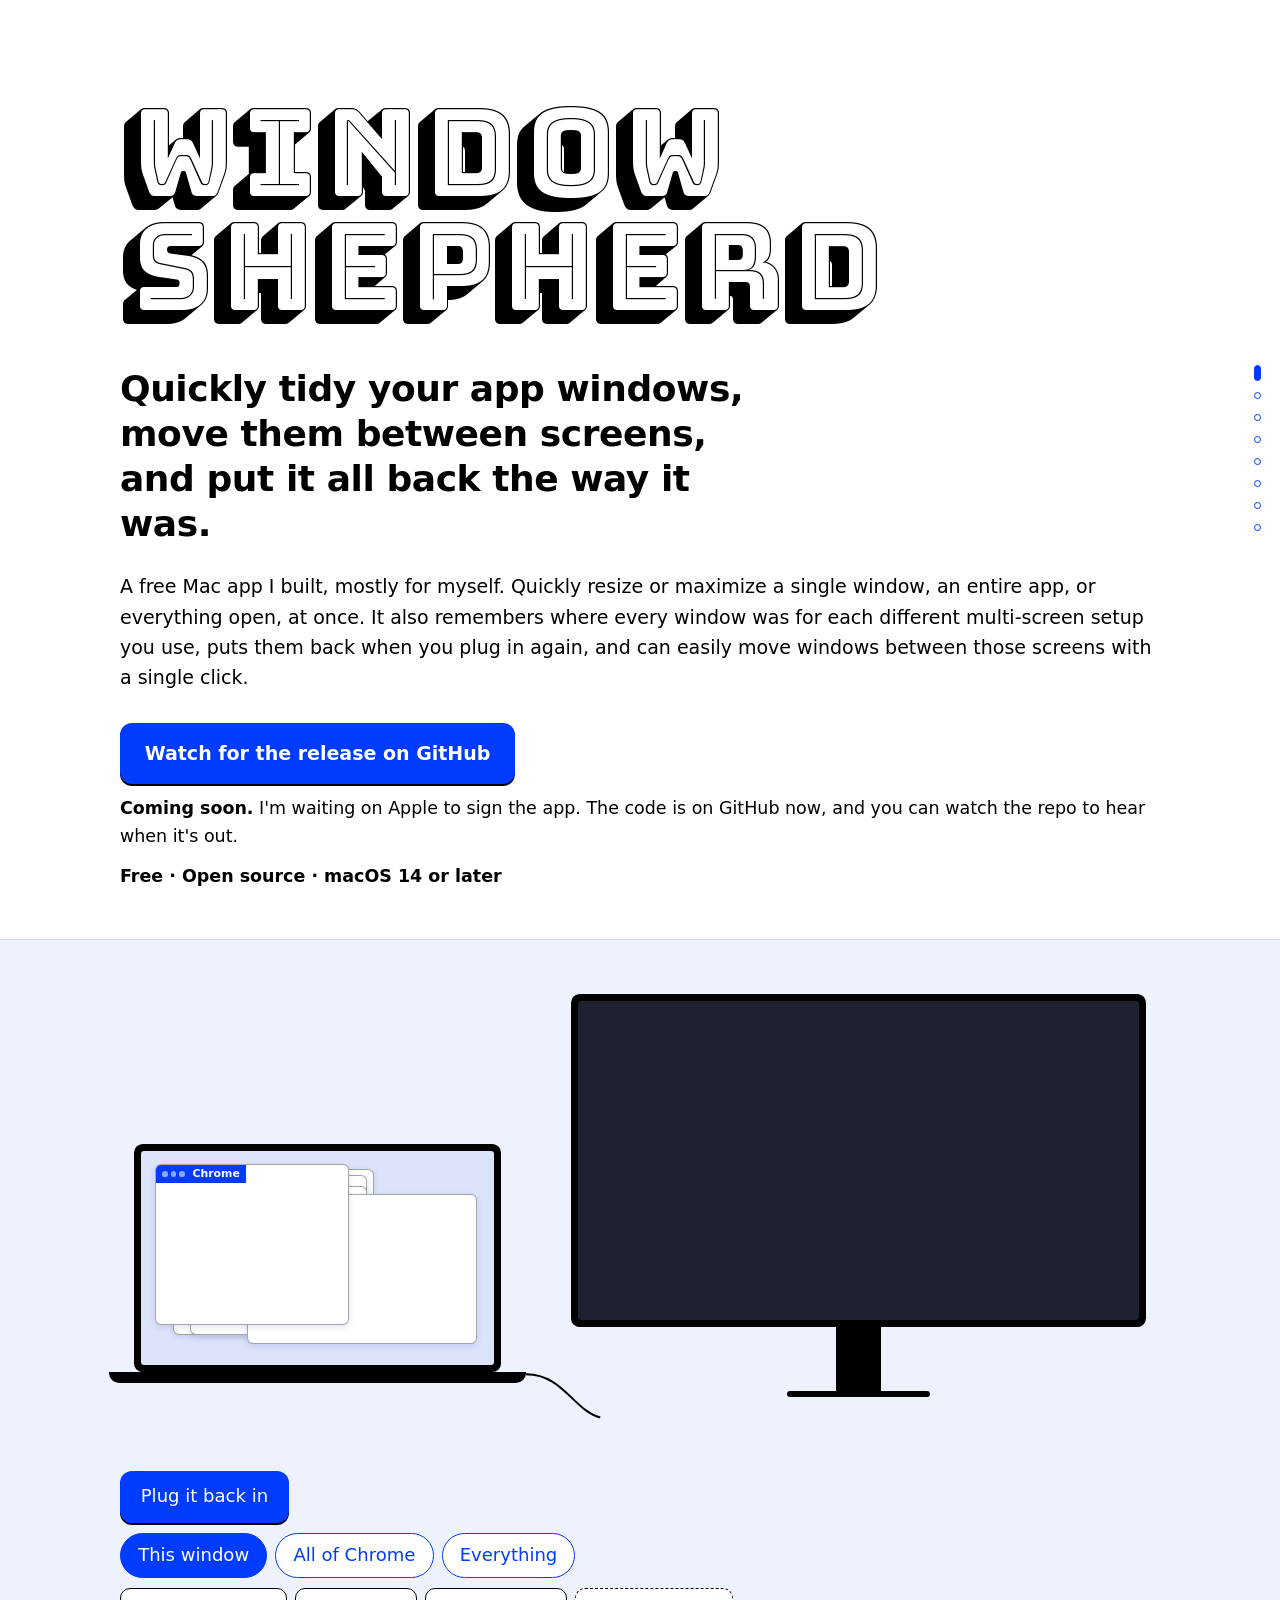
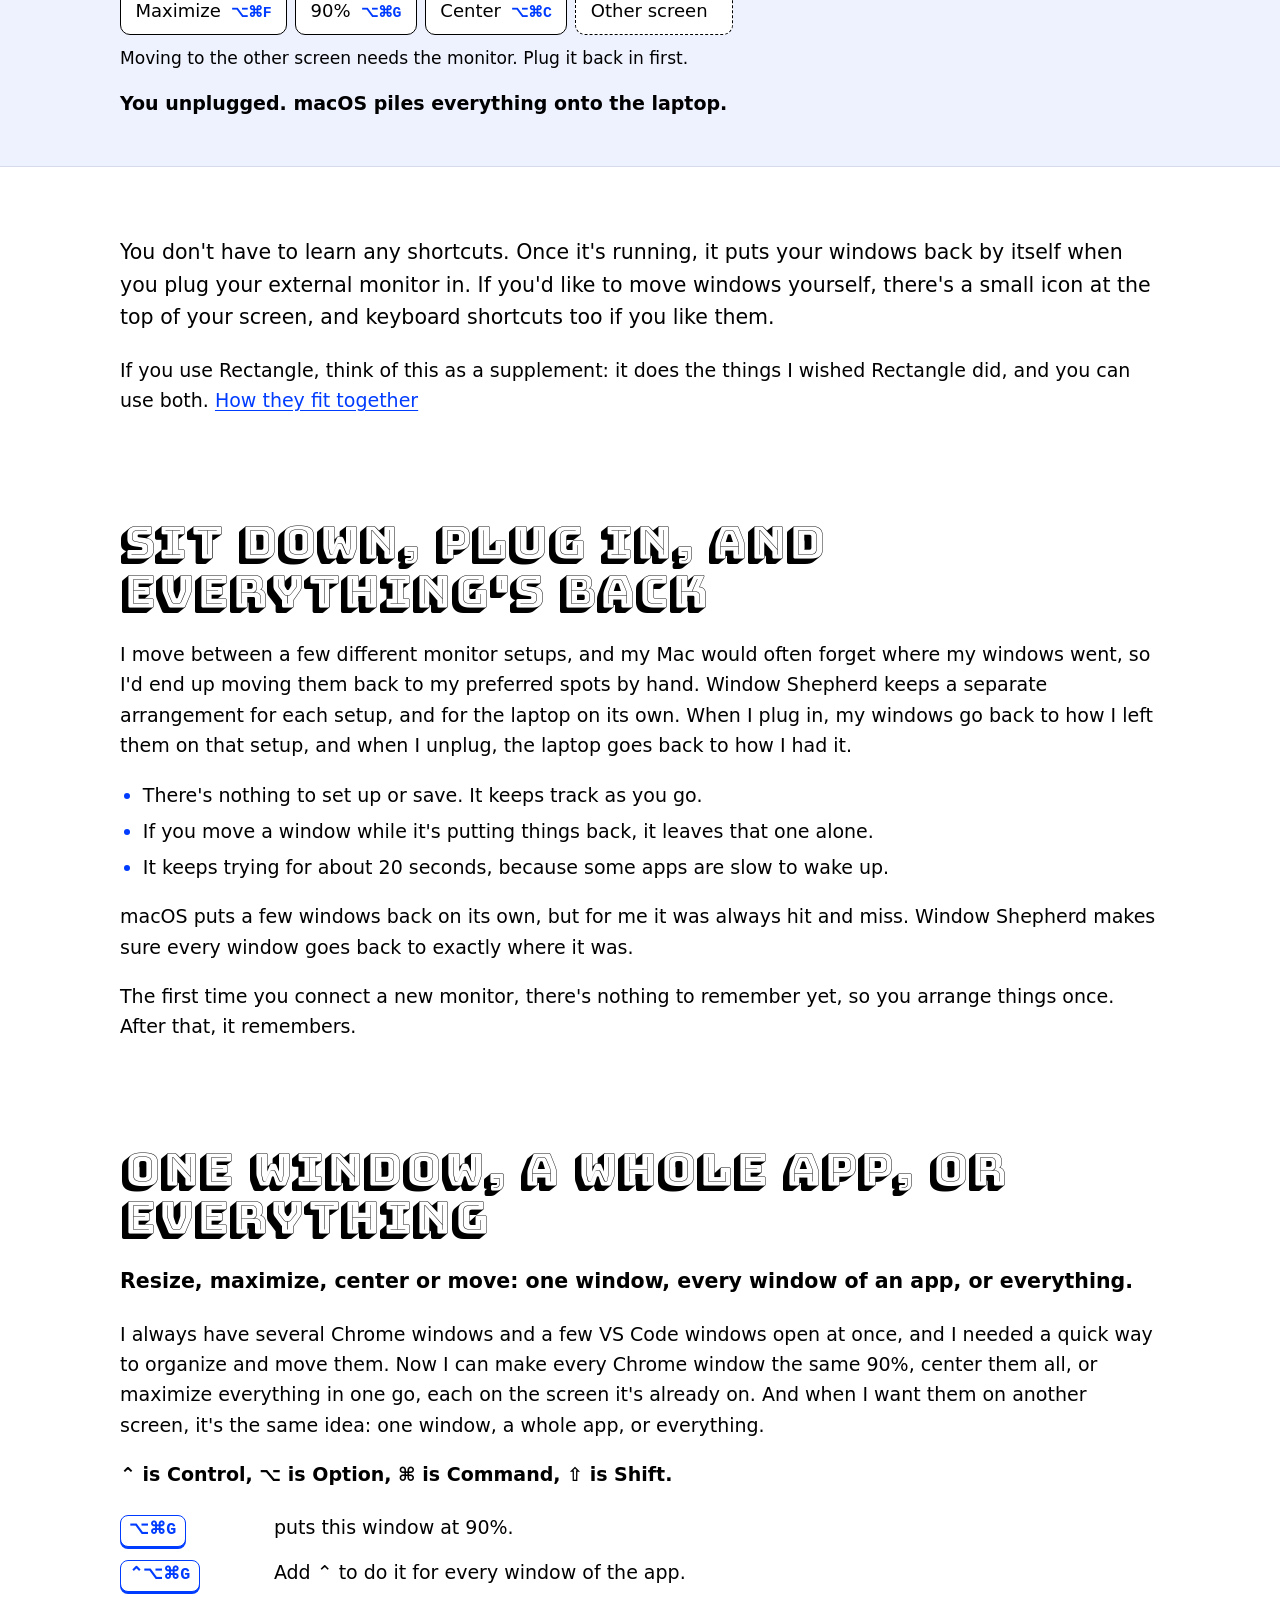
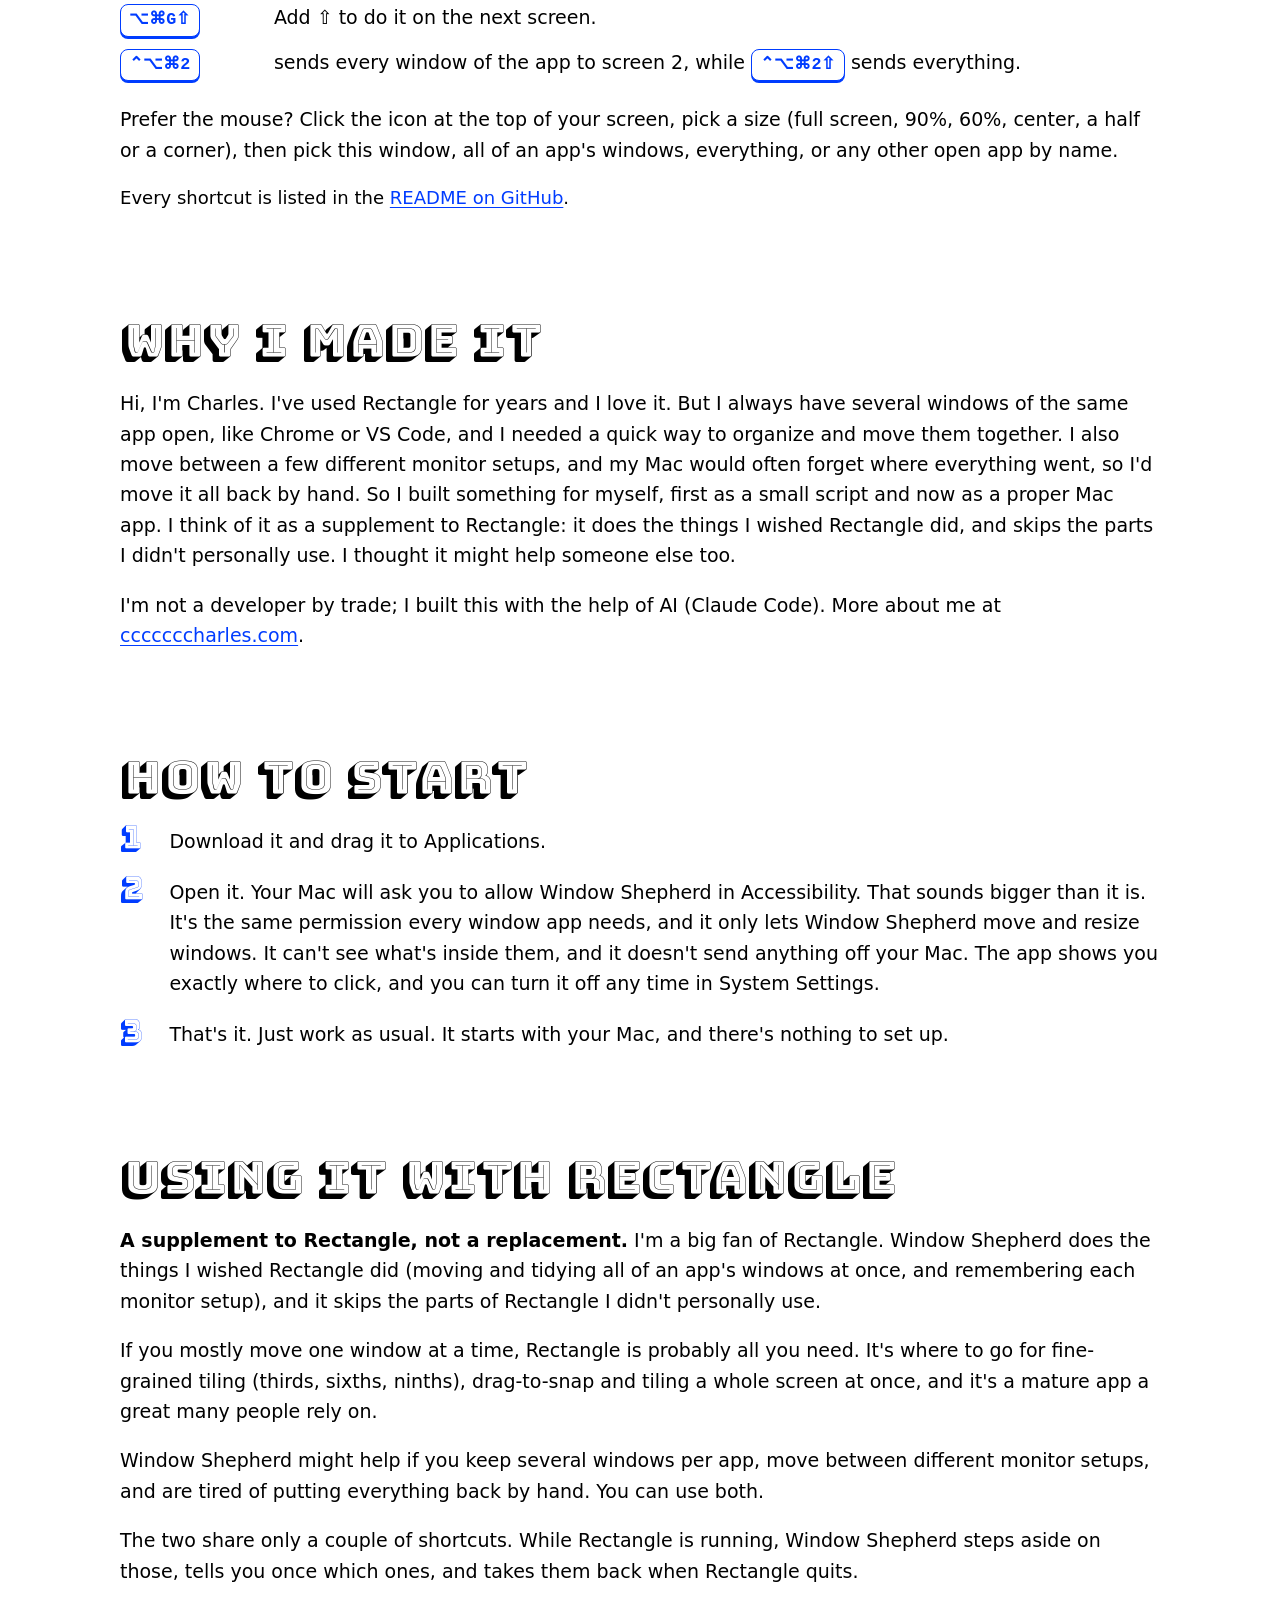
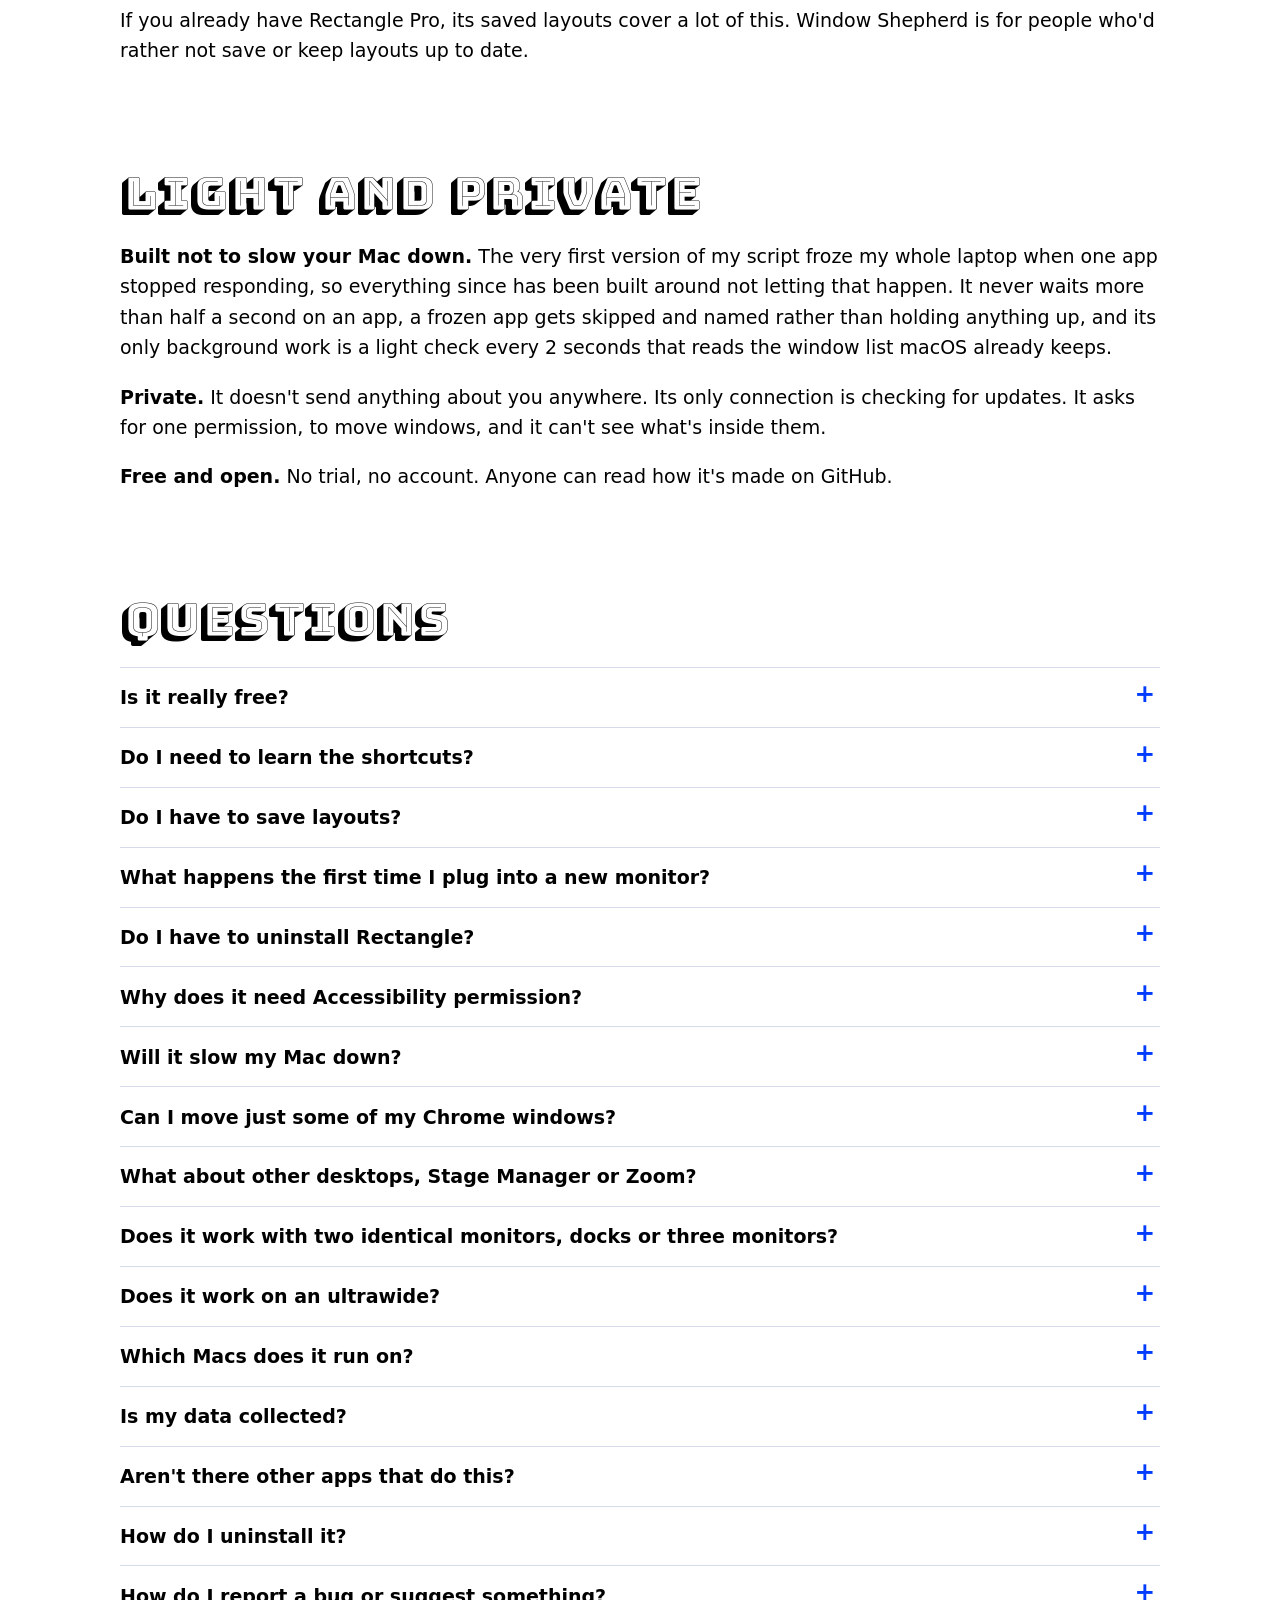
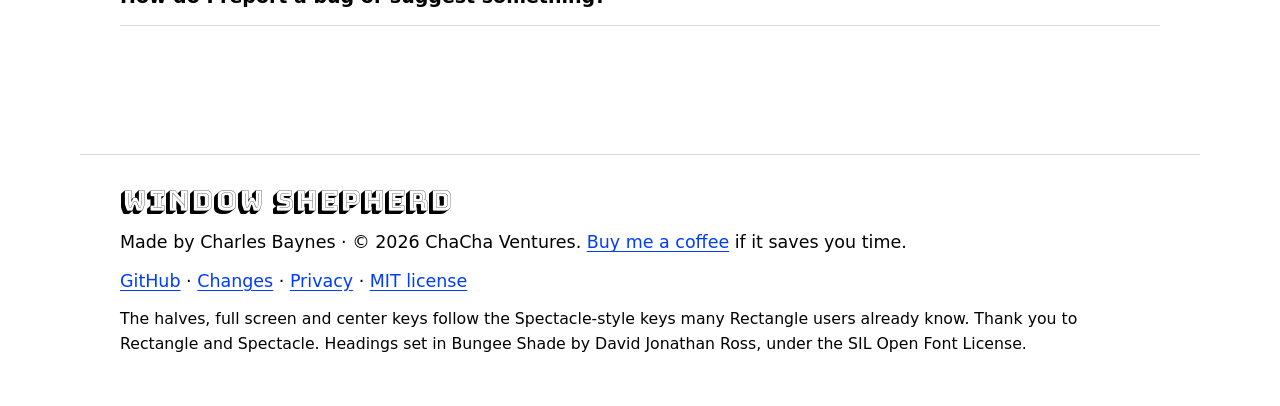
<file: site/index.html>
<!doctype html>
<html lang="en">
<head>
<meta charset="utf-8">
<meta name="viewport" content="width=device-width, initial-scale=1">
<title>Window Shepherd — put your Mac's windows back</title>
<meta name="description" content="A free Mac app. Quickly resize or maximize a single window, an entire app, or everything open, at once. It remembers where every window was for each multi-screen setup you use and puts them back when you plug in again.">
<meta name="author" content="Charles Baynes">
<link rel="canonical" href="https://windowshepherd.com/">
<link rel="icon" href="favicon.ico" sizes="16x16 32x32 48x48">
<link rel="icon" type="image/png" sizes="32x32" href="icon-32.png">
<link rel="apple-touch-icon" href="apple-touch-icon.png">
<meta property="og:type" content="website">
<meta property="og:url" content="https://windowshepherd.com/">
<meta property="og:title" content="Window Shepherd">
<meta property="og:description" content="A free Mac app: tidy your app windows, move them between screens, and put it all back the way it was when you plug in again.">
<meta property="og:image" content="https://windowshepherd.com/og.png">
<meta property="og:image:width" content="1200">
<meta property="og:image:height" content="630">
<meta property="og:image:alt" content="Window Shepherd: quickly tidy your app windows, move them between screens, and put it all back the way it was.">
<meta name="twitter:card" content="summary_large_image">
<script>
// Google Analytics, on windowshepherd.com itself only: local copies and the page check's own server send nothing.
if (location.hostname === 'windowshepherd.com') {
  var gaId = 'G-BNHH7JQSHD';
  var ga = document.createElement('script');
  ga.async = true;
  ga.src = 'https://www.googletagmanager.com/gtag/js?id=' + gaId;
  document.head.appendChild(ga);
  window.dataLayer = window.dataLayer || [];
  window.gtag = function () { dataLayer.push(arguments); };
  gtag('js', new Date());
  gtag('config', gaId);
}
</script>
<script type="application/ld+json">
{
  "@context": "https://schema.org",
  "@graph": [
    {
      "@type": "WebSite",
      "@id": "https://windowshepherd.com/#website",
      "url": "https://windowshepherd.com/",
      "name": "Window Shepherd"
    },
    {
      "@type": "SoftwareApplication",
      "@id": "https://windowshepherd.com/#app",
      "name": "Window Shepherd",
      "url": "https://windowshepherd.com/",
      "description": "A free Mac app. Quickly resize or maximize a single window, an entire app, or everything open, at once. It remembers where every window was for each multi-screen setup you use and puts them back when you plug in again.",
      "image": "https://windowshepherd.com/og.png",
      "applicationCategory": "UtilitiesApplication",
      "operatingSystem": "macOS 14 or later",
      "isAccessibleForFree": true,
      "offers": { "@type": "Offer", "price": "0", "priceCurrency": "USD" },
      "license": "https://github.com/cabaynes/window-shepherd/blob/main/LICENSE",
      "sameAs": ["https://github.com/cabaynes/window-shepherd"],
      "author": { "@type": "Person", "name": "Charles Baynes" },
      "publisher": { "@type": "Organization", "name": "ChaCha Ventures" }
    }
  ]
}
</script>
<link rel="preload" href="fonts/bungee-shade.woff2" as="font" type="font/woff2" crossorigin>
<link rel="stylesheet" href="styles.css?v=dev">
</head>
<body>

<nav class="dots" aria-label="Page sections">
  <a href="#hero"><span class="label">Top</span></a>
  <a href="#replug"><span class="label">Plug in</span></a>
  <a href="#tidy"><span class="label">One window, a whole app, or everything</span></a>
  <a href="#story"><span class="label">Why I made it</span></a>
  <a href="#start"><span class="label">How to start</span></a>
  <a href="#rectangle"><span class="label">Using it with Rectangle</span></a>
  <a href="#trust"><span class="label">Light and private</span></a>
  <a href="#faq"><span class="label">Questions</span></a>
</nav>

<header id="hero" class="hero">
  <h1 class="wordmark">Window Shepherd</h1>
  <p class="headline">Quickly tidy your app windows, move them between screens, and put it all back the way it was.</p>
  <p class="lede">A free Mac app I built, mostly for myself. Quickly resize or maximize a single window, an entire app, or everything open, at once. It also remembers where every window was for each different multi-screen setup you use, puts them back when you plug in again, and can easily move windows between those screens with a single click.</p>
  <div class="get">
    <a id="get" class="button" data-state="soon" href="https://github.com/cabaynes/window-shepherd">Watch for the release on GitHub</a>
    <p class="get-note"><strong>Coming soon.</strong> I'm waiting on Apple to sign the app. The code is on GitHub now, and you can watch the repo to hear when it's out.</p>
    <p class="facts">Free · Open source · macOS 14 or later</p>
  </div>
</header>

<section id="demo" class="demo" aria-label="Try it: unplug and plug in a monitor">
  <div class="stage" data-demo></div>
  <div class="controls"></div>
  <p class="caption" aria-live="polite"></p>
</section>

<main>
  <div class="prose intro">
    <p>You don't have to learn any shortcuts. Once it's running, it puts your windows back by itself when you plug your external monitor in. If you'd like to move windows yourself, there's a small icon at the top of your screen, and keyboard shortcuts too if you like them.</p>
    <p>If you use Rectangle, think of this as a supplement: it does the things I wished Rectangle did, and you can use both. <a href="#rectangle">How they fit together</a></p>
  </div>

  <section id="replug" class="prose">
    <h2>Sit down, plug in, and everything's back</h2>
    <p>I move between a few different monitor setups, and my Mac would often forget where my windows went, so I'd end up moving them back to my preferred spots by hand. Window Shepherd keeps a separate arrangement for each setup, and for the laptop on its own. When I plug in, my windows go back to how I left them on that setup, and when I unplug, the laptop goes back to how I had it.</p>
    <ul>
      <li>There's nothing to set up or save. It keeps track as you go.</li>
      <li>If you move a window while it's putting things back, it leaves that one alone.</li>
      <li>It keeps trying for about 20 seconds, because some apps are slow to wake up.</li>
    </ul>
    <p>macOS puts a few windows back on its own, but for me it was always hit and miss. Window Shepherd makes sure every window goes back to exactly where it was.</p>
    <p>The first time you connect a new monitor, there's nothing to remember yet, so you arrange things once. After that, it remembers.</p>
  </section>

  <section id="tidy" class="prose">
    <h2>One window, a whole app, or everything</h2>
    <p class="sub">Resize, maximize, center or move: one window, every window of an app, or everything.</p>
    <p>I always have several Chrome windows and a few VS Code windows open at once, and I needed a quick way to organize and move them. Now I can make every Chrome window the same 90%, center them all, or maximize everything in one go, each on the screen it's already on. And when I want them on another screen, it's the same idea: one window, a whole app, or everything.</p>
    <p class="symbols">⌃ is Control, ⌥ is Option, ⌘ is Command, ⇧ is Shift.</p>
    <ol class="ladder">
      <li><kbd>⌥⌘G</kbd> <span>puts this window at 90%.</span></li>
      <li><kbd>⌃⌥⌘G</kbd> <span>Add ⌃ to do it for every window of the app.</span></li>
      <li><kbd>⌥⌘G⇧</kbd> <span>Add ⇧ to do it on the next screen.</span></li>
      <li><kbd>⌃⌥⌘2</kbd> <span>sends every window of the app to screen 2, while <kbd>⌃⌥⌘2⇧</kbd> sends everything.</span></li>
    </ol>
    <p>Prefer the mouse? Click the icon at the top of your screen, pick a size (full screen, 90%, 60%, center, a half or a corner), then pick this window, all of an app's windows, everything, or any other open app by name.</p>
    <p class="more">Every shortcut is listed in the <a href="https://github.com/cabaynes/window-shepherd#readme">README on GitHub</a>.</p>
  </section>

  <section id="story" class="prose">
    <h2>Why I made it</h2>
    <p>Hi, I'm Charles. I've used Rectangle for years and I love it. But I always have several windows of the same app open, like Chrome or VS Code, and I needed a quick way to organize and move them together. I also move between a few different monitor setups, and my Mac would often forget where everything went, so I'd move it all back by hand. So I built something for myself, first as a small script and now as a proper Mac app. I think of it as a supplement to Rectangle: it does the things I wished Rectangle did, and skips the parts I didn't personally use. I thought it might help someone else too.</p>
    <p>I'm not a developer by trade; I built this with the help of AI (Claude Code). More about me at <a href="https://cccccccharles.com">cccccccharles.com</a>.</p>
  </section>

  <section id="start" class="prose">
    <h2>How to start</h2>
    <ol class="steps">
      <li>Download it and drag it to Applications.</li>
      <li>Open it. Your Mac will ask you to allow Window Shepherd in Accessibility. That sounds bigger than it is. It's the same permission every window app needs, and it only lets Window Shepherd move and resize windows. It can't see what's inside them, and it doesn't send anything off your Mac. The app shows you exactly where to click, and you can turn it off any time in System Settings.</li>
      <li>That's it. Just work as usual. It starts with your Mac, and there's nothing to set up.</li>
    </ol>
  </section>

  <section id="rectangle" class="prose">
    <h2>Using it with Rectangle</h2>
    <p><strong>A supplement to Rectangle, not a replacement.</strong> I'm a big fan of Rectangle. Window Shepherd does the things I wished Rectangle did (moving and tidying all of an app's windows at once, and remembering each monitor setup), and it skips the parts of Rectangle I didn't personally use.</p>
    <p>If you mostly move one window at a time, Rectangle is probably all you need. It's where to go for fine-grained tiling (thirds, sixths, ninths), drag-to-snap and tiling a whole screen at once, and it's a mature app a great many people rely on.</p>
    <p>Window Shepherd might help if you keep several windows per app, move between different monitor setups, and are tired of putting everything back by hand. You can use both.</p>
    <p>The two share only a couple of shortcuts. While Rectangle is running, Window Shepherd steps aside on those, tells you once which ones, and takes them back when Rectangle quits.</p>
    <p>If you already have Rectangle Pro, its saved layouts cover a lot of this. Window Shepherd is for people who'd rather not save or keep layouts up to date.</p>
  </section>

  <section id="trust" class="prose">
    <h2>Light and private</h2>
    <p><strong>Built not to slow your Mac down.</strong> The very first version of my script froze my whole laptop when one app stopped responding, so everything since has been built around not letting that happen. It never waits more than half a second on an app, a frozen app gets skipped and named rather than holding anything up, and its only background work is a light check every 2 seconds that reads the window list macOS already keeps.</p>
    <p><strong>Private.</strong> It doesn't send anything about you anywhere. Its only connection is checking for updates. It asks for one permission, to move windows, and it can't see what's inside them.</p>
    <p><strong>Free and open.</strong> No trial, no account. Anyone can read how it's made on GitHub.</p>
  </section>

  <section id="faq" class="prose">
    <h2>Questions</h2>
    <details><summary>Is it really free?</summary><p>Yes. No trial, no subscription, no account. If it saves you time, there's a "buy me a coffee" link, and that's all.</p></details>
    <details><summary>Do I need to learn the shortcuts?</summary><p>No. The restore is automatic, and everything else is in the menu at the top of your screen. The shortcuts are there if you like them.</p></details>
    <details><summary>Do I have to save layouts?</summary><p>No. It keeps track as you go, separately for each screen setup.</p></details>
    <details><summary>What happens the first time I plug into a new monitor?</summary><p>There's nothing to remember yet, so you arrange things once. After that, it puts them back every time.</p></details>
    <details><summary>Do I have to uninstall Rectangle?</summary><p>No. They work side by side, sharing only a couple of shortcuts, and Window Shepherd steps aside on those while Rectangle runs.</p></details>
    <details><summary>Why does it need Accessibility permission?</summary><p>It's the same permission every window app needs, and it only lets Window Shepherd move and resize windows. It can't see what's inside them, and it doesn't send anything off your Mac. The app shows you exactly where to click, and you can turn it off any time in System Settings.</p></details>
    <details><summary>Will it slow my Mac down?</summary><p>I built it so a frozen app can't hold it up, and its only background work is a light check every 2 seconds.</p></details>
    <details><summary>Can I move just some of my Chrome windows?</summary><p>Not as a group. It moves one window, or every window of an app. Move the others one at a time with a shortcut.</p></details>
    <details><summary>What about other desktops, Stage Manager or Zoom?</summary><p>Moves work on the windows you can see. Windows on other desktops are left where they are, and Zoom's floating controls are never moved. Stage Manager hasn't been tested yet.</p></details>
    <details><summary>Does it work with two identical monitors, docks or three monitors?</summary><p>Screens are numbered 1 for the laptop, then left to right. I've only tested it with one monitor so far.</p></details>
    <details><summary>Does it work on an ultrawide?</summary><p>Yes, though halves on an ultrawide are big and there are no thirds. Rectangle is better for that.</p></details>
    <details><summary>Which Macs does it run on?</summary><p>macOS 14 Sonoma or later.</p></details>
    <details><summary>Is my data collected?</summary><p>Not by the app. Nothing leaves your Mac except the update check. This website uses Google Analytics to count visits. The details are in the <a href="https://github.com/cabaynes/window-shepherd/blob/main/PRIVACY.md">privacy note</a>.</p></details>
    <details><summary>Aren't there other apps that do this?</summary><p>Yes, a few. Rectangle Pro, Moom, Stay and Display Maid restore layouts you save first, and Monitor Glue remembers automatically like Window Shepherd does. Window Shepherd puts automatic memory together with moving whole apps or everything, and it's free.</p></details>
    <details><summary>How do I uninstall it?</summary><p>Quit it from the menu and drag it to the Trash. To remove everything, also delete <code>~/Library/Application Support/Window Shepherd</code> and <code>~/Library/Logs/Window Shepherd</code>.</p></details>
    <details><summary>How do I report a bug or suggest something?</summary><p>Open an issue on <a href="https://github.com/cabaynes/window-shepherd/issues">GitHub</a>.</p></details>
  </section>
</main>

<footer id="footer" class="footer">
  <p class="footer-mark">Window Shepherd</p>
  <p>Made by Charles Baynes · © 2026 ChaCha Ventures. <a href="https://buymeacoffee.com/cccccccharles">Buy me a coffee</a> if it saves you time.</p>
  <p><a href="https://github.com/cabaynes/window-shepherd">GitHub</a> · <a href="https://github.com/cabaynes/window-shepherd/releases">Changes</a> · <a href="https://github.com/cabaynes/window-shepherd/blob/main/PRIVACY.md">Privacy</a> · <a href="https://github.com/cabaynes/window-shepherd/blob/main/LICENSE">MIT license</a></p>
  <p class="credits">The halves, full screen and center keys follow the Spectacle-style keys many Rectangle users already know. Thank you to Rectangle and Spectacle. Headings set in Bungee Shade by David Jonathan Ross, under the SIL Open Font License.</p>
</footer>

<script type="module" src="demo.js?v=dev"></script>
<script type="module" src="dots.js?v=dev"></script>
</body>
</html>
</file>
<file: site/styles.css>
@font-face {
  font-family: "Bungee Shade";
  src: url("fonts/bungee-shade.woff2") format("woff2");
  font-weight: 400;
  font-display: swap;
}

:root {
  --paper: #FFFFFF;
  --ink: #000000;
  --blue: #003CFF;
  --green: #00FF44;
  --desk: #EEF2FF;      /* the demo's backdrop: the blue, very pale */
  --rule: #D5DBEA;
  --display: "Bungee Shade", "Arial Black", sans-serif;
  --text: -apple-system, BlinkMacSystemFont, "Segoe UI", system-ui, sans-serif;
  --gutter: 20px;   /* room for the section dots on the right of a phone */
  --measure: 1040px;   /* the demo's width: text lines up with it (Charles, 2026-11-24) */
}

*, *::before, *::after { box-sizing: border-box; }

html { -webkit-text-size-adjust: 100%; text-size-adjust: 100%; scroll-behavior: smooth; }
@media (prefers-reduced-motion: reduce) { html { scroll-behavior: auto; } }

body {
  margin: 0;
  background: var(--paper);
  color: var(--ink);
  font: 17px/1.6 var(--text);
}
@media (min-width: 720px) { body { font-size: 18px; } }
@media (min-width: 1100px) { body { font-size: 19px; } }

a { color: var(--blue); text-underline-offset: .18em; }
a:hover { text-decoration-thickness: 2px; }
:focus-visible { outline: 3px solid var(--blue); outline-offset: 3px; border-radius: 4px; }

kbd, code { font-family: ui-monospace, "SF Mono", Menlo, monospace; font-size: .88em; }
code { overflow-wrap: anywhere; }

/* ---------- hero ---------- */

.hero, main, .footer {
  max-width: 1120px;
  margin: 0 auto;
  padding: 0 var(--gutter);
}
@media (min-width: 720px) { .hero, main, .footer { --gutter: 40px; } }

.hero { padding-top: clamp(40px, 8vw, 96px); padding-bottom: clamp(28px, 4vw, 48px); }

.wordmark {
  font-family: var(--display);
  font-weight: 400;
  font-size: clamp(40px, 10.5vw, 120px);
  line-height: .95;
  letter-spacing: -.01em;
  margin: 0 0 .35em;
  overflow-wrap: anywhere;
}

.headline {
  font-size: clamp(22px, 3.2vw, 36px);
  line-height: 1.25;
  font-weight: 650;
  letter-spacing: -.012em;
  max-width: 26ch;
  margin: 0 0 .7em;
}

.lede { max-width: var(--measure); margin: 0 0 1.6em; }

.get { display: grid; gap: .6em; justify-items: start; max-width: var(--measure); }
.button {
  display: inline-block;
  background: var(--blue);
  color: var(--paper);
  font-weight: 650;
  text-decoration: none;
  padding: .8em 1.3em;
  border-radius: 12px;
  box-shadow: 0 2px 0 var(--ink);
  transition: transform .12s ease-out, box-shadow .12s ease-out;
}
.button:hover { transform: translateY(-1px); box-shadow: 0 3px 0 var(--ink); }
.button:active { transform: translateY(1px); box-shadow: 0 1px 0 var(--ink); }
.get-note { margin: 0; font-size: .92em; }
.facts { margin: 0; font-size: .92em; font-weight: 600; }

/* ---------- the demo band ---------- */

.demo {
  background: var(--desk);
  border-top: 1px solid var(--rule);
  border-bottom: 1px solid var(--rule);
  padding: clamp(20px, 4vw, 48px) var(--gutter);
}
.stage { max-width: 1040px; margin: 0 auto; aspect-ratio: 16 / 7; position: relative; }
.controls, .caption { max-width: 1040px; margin-left: auto; margin-right: auto; }
.caption { min-height: 1.6em; margin-top: .8em; margin-bottom: 0; font-weight: 600; }

/* ---------- reading column ---------- */

main { padding-bottom: 24px; }
.prose { max-width: var(--measure); }
.intro { padding-top: clamp(28px, 4vw, 48px); }
.intro p:first-child { font-size: 1.08em; }

h2 {
  font-family: var(--display);
  font-weight: 400;
  font-size: clamp(28px, 4.6vw, 46px);
  line-height: 1.05;
  margin: clamp(56px, 9vw, 104px) 0 .5em;
}
.sub { font-weight: 650; font-size: 1.08em; }

.prose ul { padding-left: 1.2em; }
.prose li { margin: .3em 0; }
.prose li::marker { color: var(--blue); }

.symbols { font-weight: 600; }

.ladder { list-style: none; padding: 0; margin: 1.2em 0; display: grid; gap: .55em; }
.ladder li { display: grid; grid-template-columns: 7.2em 1fr; gap: .9em; align-items: baseline; margin: 0; }
.ladder li > kbd, .ladder span kbd {
  display: inline-block;
  border: 1.5px solid var(--blue);
  color: var(--blue);
  border-radius: 8px;
  padding: .1em .5em;
  font-weight: 600;
  white-space: nowrap;
  background: var(--paper);
  box-shadow: 0 2px 0 var(--blue);
}
.ladder li > kbd { justify-self: start; }
@media (max-width: 600px) {
  .ladder li { grid-template-columns: 4.4em 1fr; gap: .5em; }
  .ladder li > kbd, .ladder span kbd { font-size: .8em; padding: .1em .4em; }
}
.more { font-size: .95em; }

.steps { list-style: none; counter-reset: step; padding: 0; margin: 1em 0; }
.steps li { counter-increment: step; position: relative; padding-left: 2.6em; margin: 0 0 1.1em; }
.steps li::before {
  content: counter(step);
  position: absolute; left: 0; top: -.12em;
  font-family: var(--display);
  font-size: 1.6em;
  line-height: 1;
  color: var(--blue);
}

details { border-top: 1px solid var(--rule); }
details:last-of-type { border-bottom: 1px solid var(--rule); }
summary {
  cursor: pointer;
  font-weight: 650;
  padding: .75em 2em .75em 0;
  list-style: none;
  position: relative;
}
summary::-webkit-details-marker { display: none; }
summary::after {
  content: "+";
  position: absolute; right: .2em; top: .55em;
  color: var(--blue);
  font-size: 1.3em;
  line-height: 1;
  transition: transform .15s ease-out;
}
details[open] summary::after { transform: rotate(45deg); }
details p { margin: 0 0 1em; }

/* ---------- footer ---------- */

.footer {
  border-top: 1px solid var(--rule);
  margin-top: clamp(56px, 9vw, 104px);
  padding-top: 32px;
  padding-bottom: 48px;
  font-size: .92em;
}
.footer p { max-width: var(--measure); margin: 0 0 .6em; }
.footer-mark { font-family: var(--display); font-size: 1.6em; line-height: 1; margin-bottom: .5em !important; }
.credits { font-size: .9em; }

/* ---------- the demo scene ---------- */

@media (max-width: 600px) { .stage { aspect-ratio: 16 / 10; } }

.device { position: absolute; }
.display {
  position: absolute; inset: 0;
  background: #DCE4FA;
  border-radius: 3px;
  box-shadow: 0 0 0 clamp(3px, .6vw, 7px) var(--ink);
  transition: background .4s ease-out;
}
.is-unplugged .device-2 .display { background: #1D2130; }

.laptop-base {
  position: absolute; left: -9%; right: -9%;
  top: calc(100% + clamp(3px, .6vw, 7px));
  height: clamp(5px, 1vw, 11px);
  background: var(--ink);
  border-radius: 0 0 10px 10px;
}
.monitor-stand {
  position: absolute; left: 46%; width: 8%;
  top: calc(100% + clamp(3px, .6vw, 7px));
  height: 22%;
  background: var(--ink);
}
.monitor-stand::after {
  content: ""; position: absolute; left: -110%; right: -110%; bottom: 0;
  height: clamp(3px, .5vw, 6px); background: var(--ink); border-radius: 3px;
}

.cable { position: absolute; left: 39%; top: 84.5%; width: 25.5%; height: 5%; }
.cable svg { width: 100%; height: 100%; overflow: visible; }
.cable path { fill: none; stroke: var(--ink); stroke-width: 2; vector-effect: non-scaling-stroke; transition: opacity .3s ease-out; }
.cable-loose { opacity: 0; }
.is-unplugged .cable-line { opacity: 0; }
.is-unplugged .cable-loose { opacity: 1; }

.win {
  position: absolute;
  display: flex; flex-direction: column;
  padding: 0; margin: 0;
  background: var(--paper);
  border: 1px solid rgba(0, 0, 0, .35);
  border-radius: clamp(3px, .5vw, 6px);
  overflow: hidden;
  cursor: pointer;
  font: inherit;
  color: var(--ink);
  text-align: left;
  box-shadow: 0 2px 6px rgba(0, 30, 120, .12);
  transition: left .45s cubic-bezier(.2, .7, .2, 1), top .45s cubic-bezier(.2, .7, .2, 1),
              width .45s cubic-bezier(.2, .7, .2, 1), height .45s cubic-bezier(.2, .7, .2, 1),
              box-shadow .2s ease-out;
}
.instant .win { transition: none; }
.win.is-focused { z-index: 2; }
.win-bar {
  display: flex; align-items: center; gap: 3px;
  flex: none;
  height: clamp(9px, 1.5vw, 18px);
  padding: 0 clamp(3px, .5vw, 6px);
  background: #ECEFF5;
  border-bottom: 1px solid rgba(0, 0, 0, .12);
}
.win-bar i { width: clamp(3px, .45vw, 6px); aspect-ratio: 1; border-radius: 50%; background: #C3C9D6; flex: none; }
.win-name { margin-left: .4em; font-size: clamp(9px, .85vw, 11px); font-weight: 650; white-space: nowrap; overflow: hidden; text-overflow: ellipsis; }
.win[data-app="Chrome"] .win-bar { background: #FFE7A3; }
.win[data-app="VS Code"] .win-bar { background: #C9DAFF; }
.win[data-app="Notes"] .win-bar { background: #EEDCFF; }
.win[data-app="Messages"] .win-bar { background: #C6F3D3; }
.win.is-focused .win-bar { background: var(--blue); }
.win.is-focused .win-bar i { background: rgba(255, 255, 255, .55); }
.win.is-focused .win-name { color: var(--paper); }
.win-body {
  flex: 1;
  margin: 9% 12% 8%;
  background: repeating-linear-gradient(to bottom, #E3E7F0 0 2px, transparent 2px 9px);
}
.win[data-app="Chrome"] .win-body { margin-top: 5%; }
.win.ring { box-shadow: 0 0 0 3px var(--blue), 0 2px 6px rgba(0, 30, 120, .12); }
.win.landed::after {
  content: "✓";
  position: absolute; top: 3px; right: 3px;
  width: clamp(12px, 1.4vw, 18px); aspect-ratio: 1;
  display: grid; place-items: center;
  border-radius: 50%;
  background: var(--green);
  color: var(--ink);
  font-size: clamp(8px, .9vw, 11px);
  font-weight: 800;
}
@media (max-width: 560px) { .win-name { display: none; } }

/* ---------- the demo's controls ---------- */

.controls { display: grid; gap: 10px; margin-top: clamp(18px, 3vw, 28px); }
.row { display: flex; flex-wrap: wrap; gap: 8px; align-items: center; }
.controls button { font: inherit; font-size: .95em; cursor: pointer; }
.controls button:disabled { cursor: not-allowed; }

.plug {
  background: var(--blue); color: var(--paper);
  border: 0; border-radius: 12px;
  padding: .65em 1.15em; font-weight: 650;
  box-shadow: 0 2px 0 var(--ink);
}
.plug:active { transform: translateY(1px); box-shadow: 0 1px 0 var(--ink); }

.scope {
  background: var(--paper); color: var(--blue);
  border: 1.5px solid var(--blue); border-radius: 999px;
  padding: .4em .95em; font-weight: 600;
}
.scope[aria-pressed="true"] { background: var(--blue); color: var(--paper); }

.action {
  display: inline-flex; align-items: baseline; gap: .55em;
  background: var(--paper); color: var(--ink);
  border: 1.5px solid var(--ink); border-radius: 10px;
  padding: .45em .8em; font-weight: 600;
}
.action kbd { color: var(--blue); font-weight: 600; font-size: .82em; }
.action:disabled { border-style: dashed; }   /* dashed, never grey: nothing the user reads is drawn faint */
.needs-monitor { margin: 0; font-size: .9em; }

/* phones: the demo's buttons in tidy rows (Charles, 2026-11-24) */
@media (max-width: 600px) {
  .plug { width: 100%; }
  .row-scope { flex-wrap: nowrap; gap: 6px; }
  .scope { flex: 1 1 auto; font-size: .8em !important; padding: .55em .4em; white-space: nowrap; border-radius: 10px; }
  .controls { grid-template-columns: minmax(0, 1fr); }
  .row-actions { display: grid; grid-template-columns: repeat(2, minmax(0, 1fr)); gap: 8px; align-items: stretch; }
  /* keys under the name: "menu: Everything" is too wide to sit beside it (Charles, 2026-11-25) */
  .action { flex-direction: column; align-items: flex-start; gap: .15em; font-size: .88em !important; white-space: nowrap; }
}

/* ---------- section dots: where you are on the page ---------- */

.dots {
  position: fixed; right: clamp(2px, 1.2vw, 20px); top: 50%; transform: translateY(-50%);
  z-index: 20;
  display: flex; flex-direction: column; align-items: center; gap: 2px;
}
.dots a {
  display: grid; place-items: center;
  width: 14px; height: 20px;
  border-radius: 7px;
}
.dots a::before {
  content: "";
  width: 7px; height: 7px; border-radius: 4px;
  border: 1.5px solid var(--blue);
  background: var(--paper);
  transition: height .2s ease-out, background .2s ease-out;
}
.dots a[aria-current="true"]::before { height: 16px; background: var(--blue); }
.dots .label { position: absolute; width: 1px; height: 1px; overflow: hidden; clip: rect(0 0 0 0); white-space: nowrap; }
@media (hover: hover) and (min-width: 900px) {
  .dots a:hover .label, .dots a:focus-visible .label {
    clip: auto; width: auto; height: auto; overflow: visible;
    right: 22px; background: var(--ink); color: var(--paper);
    font-size: 13px; font-weight: 600; padding: .2em .6em; border-radius: 6px;
  }
}
@media (prefers-reduced-motion: reduce) { .dots a::before { transition: none; } }
</file>
